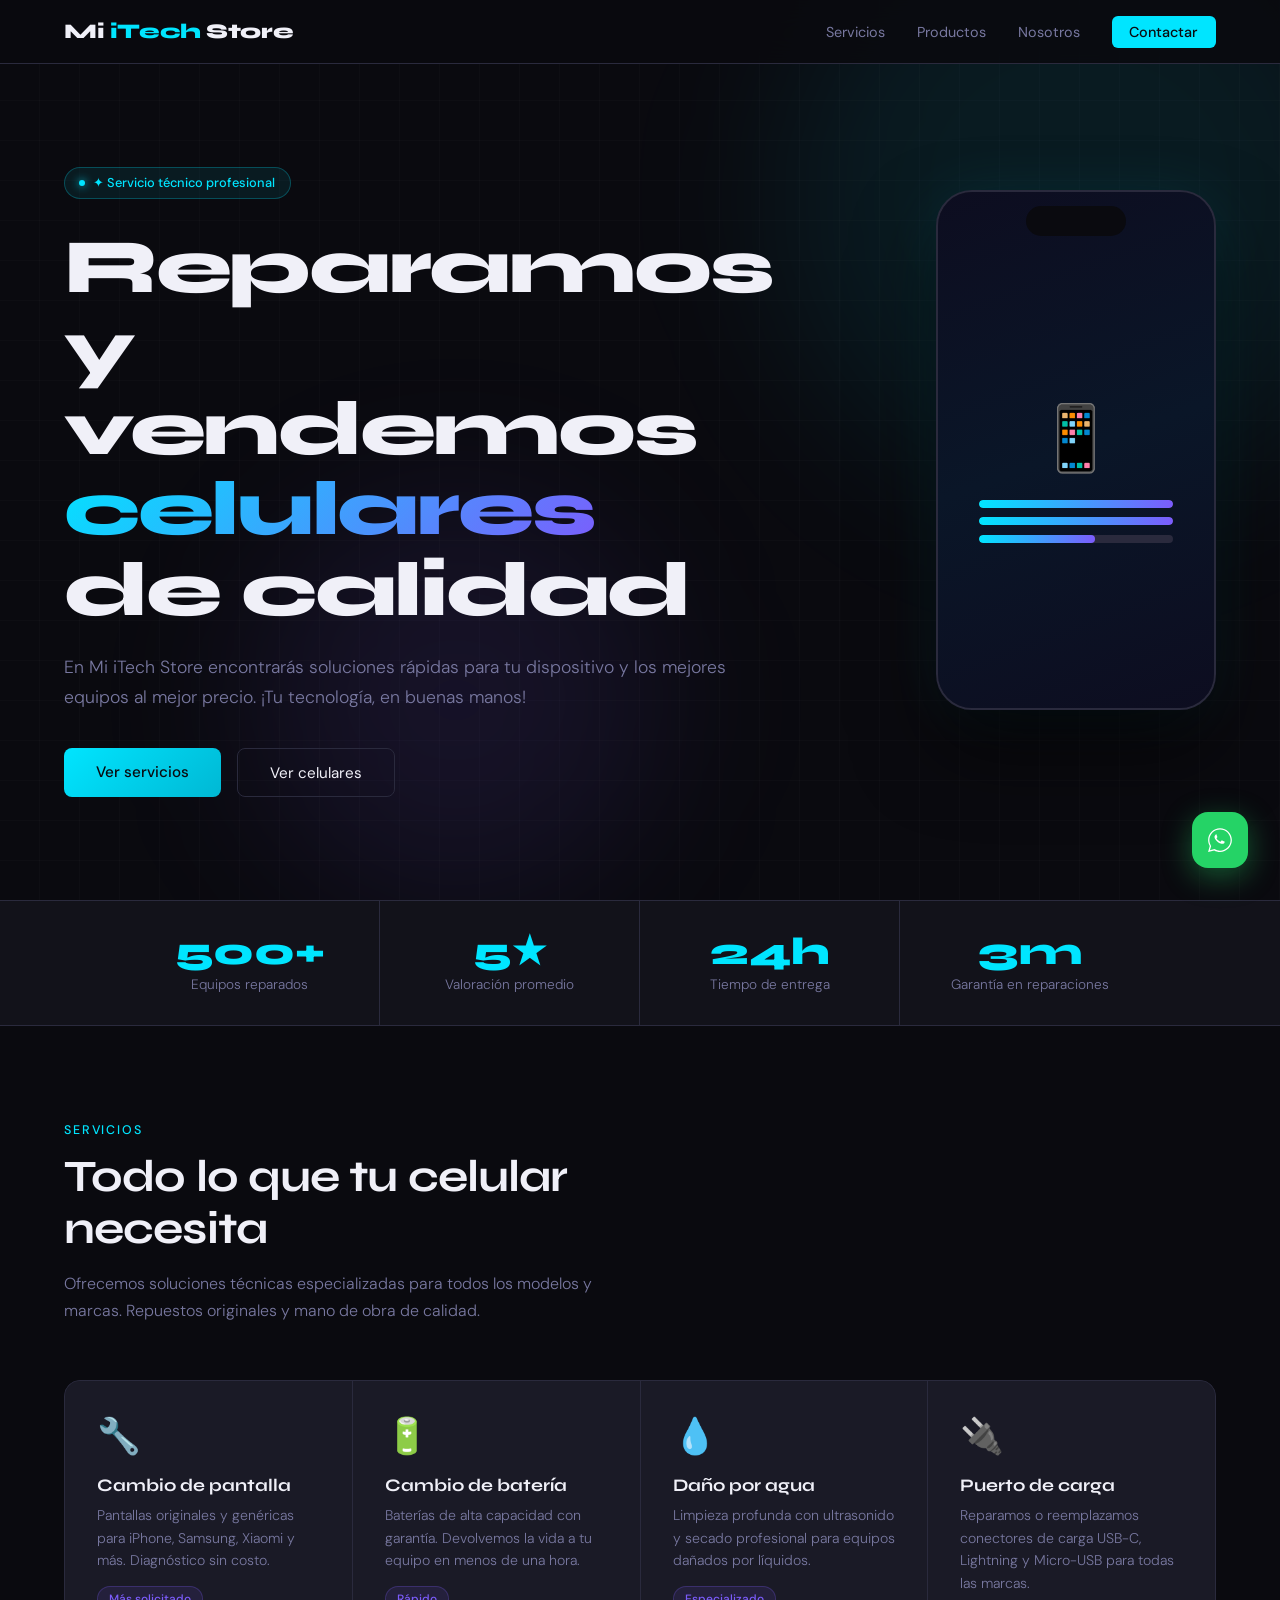
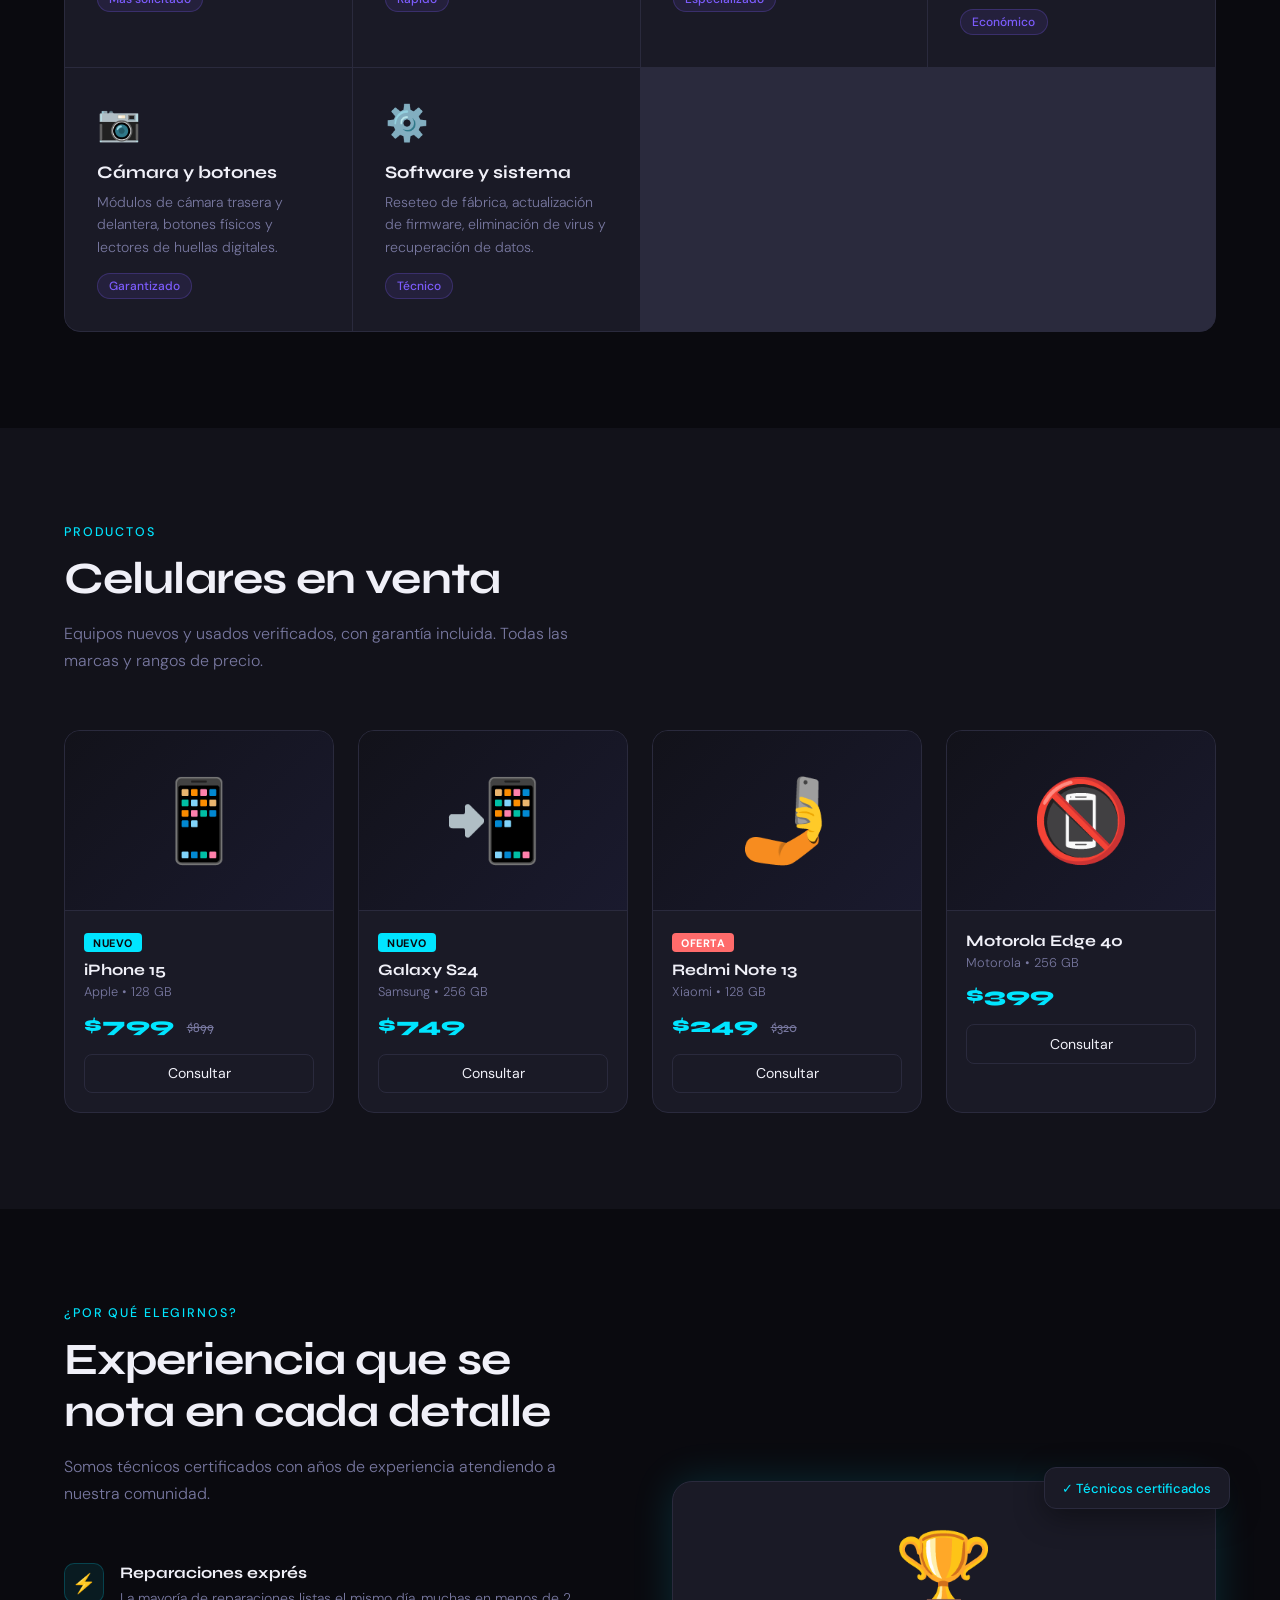
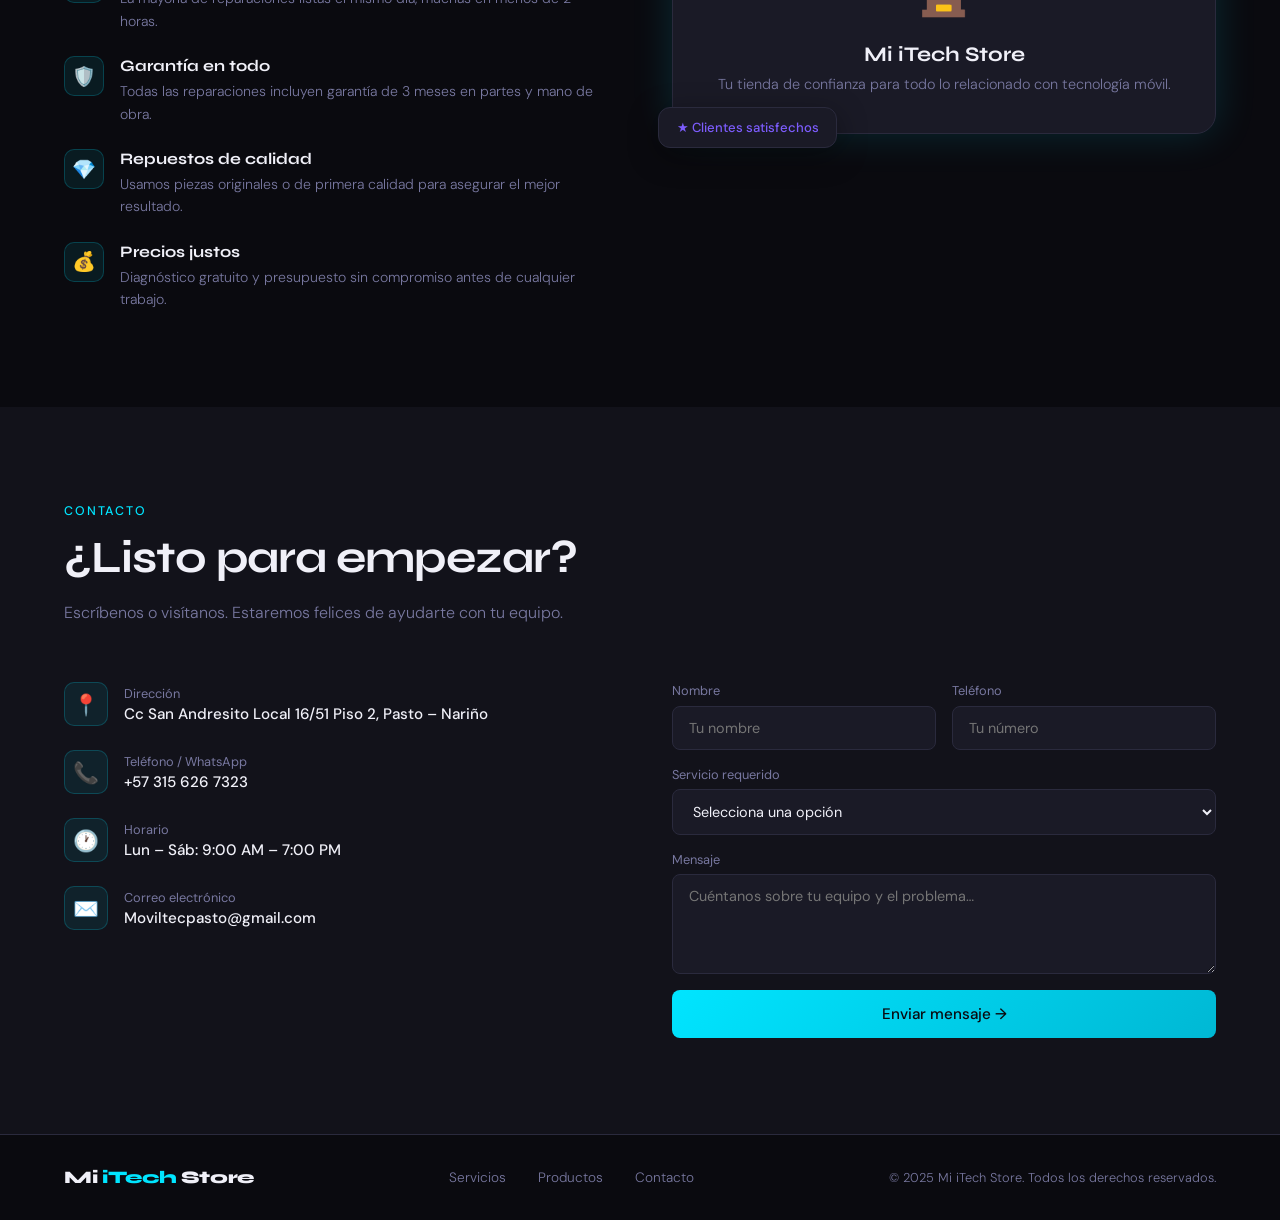
<file: index.html>
<!DOCTYPE html>
<html lang="es">
<head>
  <meta charset="UTF-8" />
  <meta name="viewport" content="width=device-width, initial-scale=1.0" />
  <title>Mi iTech Store – Reparación y Venta de Celulares</title>
  <link href="https://fonts.googleapis.com/css2?family=Syne:wght@400;600;700;800&family=DM+Sans:ital,wght@0,300;0,400;0,500;1,300&display=swap" rel="stylesheet" />
  <link rel="stylesheet" href="styles.css" />
</head>
<body>

  <!-- NAV -->
  <nav>
    <a href="#" class="logo">Mi <span>iTech</span> Store</a>
    <ul>
      <li><a href="#servicios">Servicios</a></li>
      <li><a href="#productos">Productos</a></li>
      <li><a href="#nosotros">Nosotros</a></li>
      <li><a href="#contacto" class="nav-cta">Contactar</a></li>
    </ul>
  </nav>

  <!-- HERO -->
  <section class="hero">
    <div class="hero-orb orb1"></div>
    <div class="hero-orb orb2"></div>

    <div class="hero-content">
      <div class="hero-badge">✦ Servicio técnico profesional</div>
      <h1>Reparamos y<br>vendemos <em>celulares</em><br>de calidad</h1>
      <p>En Mi iTech Store encontrarás soluciones rápidas para tu dispositivo y los mejores equipos al mejor precio. ¡Tu tecnología, en buenas manos!</p>
      <div class="hero-btns">
        <a href="#servicios" class="btn-primary">Ver servicios</a>
        <a href="#productos" class="btn-outline">Ver celulares</a>
      </div>
    </div>

    <div class="hero-image">
      <div class="phone-mockup">
        <div class="phone-screen">
          <div class="phone-icon">📱</div>
          <div class="phone-bars">
            <div class="bar"><div class="bar-fill"></div></div>
            <div class="bar"><div class="bar-fill"></div></div>
            <div class="bar"><div class="bar-fill" style="width:60%"></div></div>
          </div>
        </div>
      </div>
    </div>
  </section>

  <!-- STATS -->
  <div class="stats">
    <div class="stat reveal">
      <div class="stat-number">500+</div>
      <div class="stat-label">Equipos reparados</div>
    </div>
    <div class="stat reveal">
      <div class="stat-number">5★</div>
      <div class="stat-label">Valoración promedio</div>
    </div>
    <div class="stat reveal">
      <div class="stat-number">24h</div>
      <div class="stat-label">Tiempo de entrega</div>
    </div>
    <div class="stat reveal">
      <div class="stat-number">3m</div>
      <div class="stat-label">Garantía en reparaciones</div>
    </div>
  </div>

  <!-- SERVICIOS -->
  <section id="servicios">
    <div class="section-label">Servicios</div>
    <h2 class="section-title">Todo lo que tu celular<br>necesita</h2>
    <p class="section-sub">Ofrecemos soluciones técnicas especializadas para todos los modelos y marcas. Repuestos originales y mano de obra de calidad.</p>

    <div class="services-grid reveal">
      <div class="service-card">
        <div class="service-icon">🔧</div>
        <h3>Cambio de pantalla</h3>
        <p>Pantallas originales y genéricas para iPhone, Samsung, Xiaomi y más. Diagnóstico sin costo.</p>
        <span class="service-tag">Más solicitado</span>
      </div>
      <div class="service-card">
        <div class="service-icon">🔋</div>
        <h3>Cambio de batería</h3>
        <p>Baterías de alta capacidad con garantía. Devolvemos la vida a tu equipo en menos de una hora.</p>
        <span class="service-tag">Rápido</span>
      </div>
      <div class="service-card">
        <div class="service-icon">💧</div>
        <h3>Daño por agua</h3>
        <p>Limpieza profunda con ultrasonido y secado profesional para equipos dañados por líquidos.</p>
        <span class="service-tag">Especializado</span>
      </div>
      <div class="service-card">
        <div class="service-icon">🔌</div>
        <h3>Puerto de carga</h3>
        <p>Reparamos o reemplazamos conectores de carga USB-C, Lightning y Micro-USB para todas las marcas.</p>
        <span class="service-tag">Económico</span>
      </div>
      <div class="service-card">
        <div class="service-icon">📷</div>
        <h3>Cámara y botones</h3>
        <p>Módulos de cámara trasera y delantera, botones físicos y lectores de huellas digitales.</p>
        <span class="service-tag">Garantizado</span>
      </div>
      <div class="service-card">
        <div class="service-icon">⚙️</div>
        <h3>Software y sistema</h3>
        <p>Reseteo de fábrica, actualización de firmware, eliminación de virus y recuperación de datos.</p>
        <span class="service-tag">Técnico</span>
      </div>
    </div>
  </section>

  <!-- PRODUCTOS -->
  <section id="productos">
    <div class="section-label">Productos</div>
    <h2 class="section-title">Celulares en venta</h2>
    <p class="section-sub">Equipos nuevos y usados verificados, con garantía incluida. Todas las marcas y rangos de precio.</p>

    <div class="products-grid">
      <div class="product-card reveal">
        <div class="product-img">📱</div>
        <div class="product-info">
          <span class="badge-new">NUEVO</span>
          <h3>iPhone 15</h3>
          <div class="product-brand">Apple • 128 GB</div>
          <div class="product-price">$799 <span class="old">$899</span></div>
          <button class="product-btn">Consultar</button>
        </div>
      </div>
      <div class="product-card reveal">
        <div class="product-img">📲</div>
        <div class="product-info">
          <span class="badge-new">NUEVO</span>
          <h3>Galaxy S24</h3>
          <div class="product-brand">Samsung • 256 GB</div>
          <div class="product-price">$749</div>
          <button class="product-btn">Consultar</button>
        </div>
      </div>
      <div class="product-card reveal">
        <div class="product-img">🤳</div>
        <div class="product-info">
          <span class="badge-new badge-sale">OFERTA</span>
          <h3>Redmi Note 13</h3>
          <div class="product-brand">Xiaomi • 128 GB</div>
          <div class="product-price">$249 <span class="old">$320</span></div>
          <button class="product-btn">Consultar</button>
        </div>
      </div>
      <div class="product-card reveal">
        <div class="product-img">📵</div>
        <div class="product-info">
          <h3>Motorola Edge 40</h3>
          <div class="product-brand">Motorola • 256 GB</div>
          <div class="product-price">$399</div>
          <button class="product-btn">Consultar</button>
        </div>
      </div>
    </div>
  </section>

  <!-- POR QUÉ NOSOTROS -->
  <section id="nosotros">
    <div class="why-grid">
      <div>
        <div class="section-label">¿Por qué elegirnos?</div>
        <h2 class="section-title">Experiencia que se<br>nota en cada detalle</h2>
        <p class="section-sub">Somos técnicos certificados con años de experiencia atendiendo a nuestra comunidad.</p>

        <div class="why-list">
          <div class="why-item reveal">
            <div class="why-dot">⚡</div>
            <div class="why-text">
              <h4>Reparaciones exprés</h4>
              <p>La mayoría de reparaciones listas el mismo día, muchas en menos de 2 horas.</p>
            </div>
          </div>
          <div class="why-item reveal">
            <div class="why-dot">🛡️</div>
            <div class="why-text">
              <h4>Garantía en todo</h4>
              <p>Todas las reparaciones incluyen garantía de 3 meses en partes y mano de obra.</p>
            </div>
          </div>
          <div class="why-item reveal">
            <div class="why-dot">💎</div>
            <div class="why-text">
              <h4>Repuestos de calidad</h4>
              <p>Usamos piezas originales o de primera calidad para asegurar el mejor resultado.</p>
            </div>
          </div>
          <div class="why-item reveal">
            <div class="why-dot">💰</div>
            <div class="why-text">
              <h4>Precios justos</h4>
              <p>Diagnóstico gratuito y presupuesto sin compromiso antes de cualquier trabajo.</p>
            </div>
          </div>
        </div>
      </div>

      <div class="why-visual">
        <div class="why-card-main reveal">
          <div class="big-icon">🏆</div>
          <h3>Mi iTech Store</h3>
          <p>Tu tienda de confianza para todo lo relacionado con tecnología móvil.</p>
        </div>
        <div class="floating-badge fb1">✓ Técnicos certificados</div>
        <div class="floating-badge fb2">★ Clientes satisfechos</div>
      </div>
    </div>
  </section>

  <!-- CONTACTO -->
  <section id="contacto">
    <div class="section-label">Contacto</div>
    <h2 class="section-title">¿Listo para empezar?</h2>
    <p class="section-sub">Escríbenos o visítanos. Estaremos felices de ayudarte con tu equipo.</p>

    <div class="contact-grid">
      <div class="contact-info reveal">
        <div class="contact-item">
          <div class="contact-icon">📍</div>
          <div>
            <h4>Dirección</h4>
            <p>Cc San Andresito Local 16/51 Piso 2, Pasto – Nariño</p>
          </div>
        </div>
        <div class="contact-item">
          <div class="contact-icon">📞</div>
          <div>
            <h4>Teléfono / WhatsApp</h4>
            <p>+57 315 626 7323</p>
          </div>
        </div>
        <div class="contact-item">
          <div class="contact-icon">🕐</div>
          <div>
            <h4>Horario</h4>
            <p>Lun – Sáb: 9:00 AM – 7:00 PM</p>
          </div>
        </div>
        <div class="contact-item">
          <div class="contact-icon">✉️</div>
          <div>
            <h4>Correo electrónico</h4>
            <p>Moviltecpasto@gmail.com</p>
          </div>
        </div>
      </div>

      <div class="contact-form reveal">
        <div class="form-row">
          <div class="field">
            <label>Nombre</label>
            <input type="text" placeholder="Tu nombre" />
          </div>
          <div class="field">
            <label>Teléfono</label>
            <input type="tel" placeholder="Tu número" />
          </div>
        </div>
        <div class="field">
          <label>Servicio requerido</label>
          <select>
            <option value="">Selecciona una opción</option>
            <option>Cambio de pantalla</option>
            <option>Cambio de batería</option>
            <option>Daño por agua</option>
            <option>Puerto de carga</option>
            <option>Cámara o botones</option>
            <option>Software / Sistema</option>
            <option>Compra de equipo</option>
            <option>Otro</option>
          </select>
        </div>
        <div class="field">
          <label>Mensaje</label>
          <textarea placeholder="Cuéntanos sobre tu equipo y el problema…"></textarea>
        </div>
        <button class="btn-primary">Enviar mensaje →</button>
      </div>
    </div>
  </section>

  <!-- FOOTER -->
  <footer>
    <a href="#" class="logo">Mi <span>iTech</span> Store</a>
    <div class="footer-links">
      <a href="#servicios">Servicios</a>
      <a href="#productos">Productos</a>
      <a href="#contacto">Contacto</a>
    </div>
    <p class="footer-copy">© 2025 Mi iTech Store. Todos los derechos reservados.</p>
  </footer>

  <!-- WHATSAPP FLOAT -->
  <a href="https://wa.me/573156267323" target="_blank" class="whatsapp-btn" title="Escríbenos por WhatsApp">
    <svg xmlns="http://www.w3.org/2000/svg" viewBox="0 0 48 48" width="30" height="30">
      <path fill="#fff" d="M4.9 43.3l2.7-9.9C5.9 30.7 5 27.4 5 24 5 13.5 13.5 5 24 5s19 8.5 19 19-8.5 19-19 19c-3.3 0-6.5-.9-9.3-2.4L4.9 43.3z"/>
      <path fill="#25d366" d="M24 7c-9.4 0-17 7.6-17 17 0 3.1.8 6 2.3 8.6l.5.8-1.9 7 7.2-1.9.8.4C18.1 40.3 21 41 24 41c9.4 0 17-7.6 17-17S33.4 7 24 7z"/>
      <path fill="#fff" d="M19.3 16c-.3-.7-.6-.7-.9-.7h-.8c-.3 0-.7.1-1 .5-.4.4-1.4 1.3-1.4 3.2s1.4 3.7 1.6 4c.2.2 2.8 4.4 6.9 6 3.4 1.3 4.1 1.1 4.8 1 .7-.1 2.3-.9 2.6-1.8.3-.9.3-1.7.2-1.8-.1-.1-.4-.2-.8-.4s-2.5-1.2-2.9-1.4c-.4-.1-.7-.2-1 .2-.3.4-1.1 1.4-1.4 1.7-.3.3-.5.3-.9.1-.4-.2-1.8-.7-3.4-2.1-1.3-1.1-2.1-2.5-2.4-2.9-.2-.4 0-.6.2-.8.2-.2.4-.5.6-.7.2-.2.3-.4.4-.7.1-.3 0-.6-.1-.8-.1-.3-.9-2.2-1.3-3z"/>
    </svg>
  </a>

  <script src="main.js"></script>
</body>
</html>
</file>
<file: styles.css>
:root {
  --bg: #0a0a0f;
  --surface: #12121a;
  --card: #1a1a26;
  --border: #2a2a3d;
  --accent: #00e5ff;
  --accent2: #7c5cfc;
  --accent3: #ff6b6b;
  --text: #f0f0f8;
  --muted: #7878a0;
  --glow: 0 0 40px rgba(0,229,255,0.15);
}

*, *::before, *::after { box-sizing: border-box; margin: 0; padding: 0; }

html { scroll-behavior: smooth; }

body {
  background: var(--bg);
  color: var(--text);
  font-family: 'DM Sans', sans-serif;
  font-weight: 300;
  overflow-x: hidden;
}

/* ── GRID NOISE OVERLAY ── */
body::before {
  content: '';
  position: fixed;
  inset: 0;
  background-image:
    repeating-linear-gradient(0deg, transparent, transparent 39px, rgba(255,255,255,.02) 39px, rgba(255,255,255,.02) 40px),
    repeating-linear-gradient(90deg, transparent, transparent 39px, rgba(255,255,255,.02) 39px, rgba(255,255,255,.02) 40px);
  pointer-events: none;
  z-index: 0;
}

/* ── NAV ── */
nav {
  position: fixed;
  top: 0; left: 0; right: 0;
  z-index: 100;
  display: flex;
  align-items: center;
  justify-content: space-between;
  padding: 0 5%;
  height: 64px;
  background: rgba(10,10,15,.85);
  backdrop-filter: blur(16px);
  border-bottom: 1px solid var(--border);
}

.logo {
  font-family: 'Syne', sans-serif;
  font-weight: 800;
  font-size: 1.3rem;
  letter-spacing: -0.02em;
  color: var(--text);
  text-decoration: none;
}
.logo span { color: var(--accent); }

nav ul {
  display: flex;
  gap: 2rem;
  list-style: none;
}
nav ul a {
  color: var(--muted);
  text-decoration: none;
  font-size: .9rem;
  font-weight: 400;
  transition: color .2s;
}
nav ul a:hover { color: var(--accent); }

.nav-cta {
  background: var(--accent);
  color: var(--bg) !important;
  padding: .45rem 1.1rem;
  border-radius: 6px;
  font-weight: 500 !important;
  transition: opacity .2s !important;
}
.nav-cta:hover { opacity: .85; }

/* ── HERO ── */
.hero {
  position: relative;
  min-height: 100vh;
  display: flex;
  align-items: center;
  padding: 0 5%;
  padding-top: 64px;
  overflow: hidden;
}

.hero-orb {
  position: absolute;
  border-radius: 50%;
  filter: blur(80px);
  pointer-events: none;
}
.orb1 {
  width: 600px; height: 600px;
  background: rgba(0,229,255,.08);
  top: -100px; right: -100px;
  animation: float 8s ease-in-out infinite;
}
.orb2 {
  width: 400px; height: 400px;
  background: rgba(124,92,252,.1);
  bottom: 0; left: 20%;
  animation: float 10s ease-in-out infinite reverse;
}

@keyframes float {
  0%,100% { transform: translateY(0); }
  50% { transform: translateY(-30px); }
}

.hero-content {
  position: relative;
  z-index: 1;
  max-width: 680px;
}

.hero-badge {
  display: inline-flex;
  align-items: center;
  gap: .5rem;
  background: rgba(0,229,255,.08);
  border: 1px solid rgba(0,229,255,.25);
  color: var(--accent);
  font-size: .8rem;
  font-weight: 500;
  padding: .4rem .9rem;
  border-radius: 20px;
  margin-bottom: 1.8rem;
  animation: fadeUp .6s ease both;
}
.hero-badge::before {
  content: '';
  width: 6px; height: 6px;
  background: var(--accent);
  border-radius: 50%;
  box-shadow: 0 0 8px var(--accent);
}

.hero h1 {
  font-family: 'Syne', sans-serif;
  font-size: clamp(2.8rem, 6vw, 5rem);
  font-weight: 800;
  line-height: 1.05;
  letter-spacing: -0.03em;
  margin-bottom: 1.4rem;
  animation: fadeUp .6s ease .1s both;
}
.hero h1 em {
  font-style: normal;
  background: linear-gradient(135deg, var(--accent), var(--accent2));
  -webkit-background-clip: text;
  -webkit-text-fill-color: transparent;
  background-clip: text;
}

.hero p {
  font-size: 1.1rem;
  color: var(--muted);
  line-height: 1.7;
  margin-bottom: 2.2rem;
  animation: fadeUp .6s ease .2s both;
}

.hero-btns {
  display: flex;
  gap: 1rem;
  flex-wrap: wrap;
  animation: fadeUp .6s ease .3s both;
}

.btn-primary {
  background: linear-gradient(135deg, var(--accent), #00b8d4);
  color: var(--bg);
  border: none;
  padding: .85rem 2rem;
  border-radius: 8px;
  font-family: 'DM Sans', sans-serif;
  font-size: .95rem;
  font-weight: 500;
  cursor: pointer;
  transition: transform .2s, box-shadow .2s;
  text-decoration: none;
  display: inline-block;
}
.btn-primary:hover { transform: translateY(-2px); box-shadow: 0 8px 30px rgba(0,229,255,.3); }

.btn-outline {
  background: transparent;
  color: var(--text);
  border: 1px solid var(--border);
  padding: .85rem 2rem;
  border-radius: 8px;
  font-family: 'DM Sans', sans-serif;
  font-size: .95rem;
  font-weight: 400;
  cursor: pointer;
  transition: border-color .2s, color .2s;
  text-decoration: none;
  display: inline-block;
}
.btn-outline:hover { border-color: var(--accent); color: var(--accent); }

.hero-image {
  position: absolute;
  right: 5%;
  top: 50%;
  transform: translateY(-50%);
  z-index: 1;
  animation: fadeLeft .8s ease .2s both;
}

.phone-mockup {
  width: 280px;
  height: 520px;
  background: var(--card);
  border-radius: 36px;
  border: 2px solid var(--border);
  position: relative;
  box-shadow: 0 40px 80px rgba(0,0,0,.6), 0 0 60px rgba(0,229,255,.1);
  overflow: hidden;
}
.phone-mockup::before {
  content: '';
  position: absolute;
  top: 14px; left: 50%;
  transform: translateX(-50%);
  width: 100px; height: 30px;
  background: var(--bg);
  border-radius: 20px;
  z-index: 2;
}
.phone-screen {
  position: absolute;
  inset: 0;
  background: linear-gradient(160deg, #0d0d20 0%, #0a1628 50%, #0d0d20 100%);
  display: flex;
  flex-direction: column;
  align-items: center;
  justify-content: center;
  gap: 1.2rem;
  padding-top: 40px;
}
.phone-icon {
  font-size: 4rem;
  animation: pulse 2s ease-in-out infinite;
}
@keyframes pulse {
  0%,100% { transform: scale(1); }
  50% { transform: scale(1.05); }
}
.phone-bars {
  width: 70%;
  display: flex;
  flex-direction: column;
  gap: .6rem;
}
.bar {
  height: 8px;
  background: var(--border);
  border-radius: 4px;
  overflow: hidden;
}
.bar-fill {
  height: 100%;
  border-radius: 4px;
  background: linear-gradient(90deg, var(--accent), var(--accent2));
  animation: loadBar 2s ease-in-out infinite;
}
@keyframes loadBar {
  0% { width: 0; }
  50% { width: 100%; }
  100% { width: 0; }
}
.bar:nth-child(2) .bar-fill { animation-delay: .3s; }
.bar:nth-child(3) .bar-fill { animation-delay: .6s; width: 60%; }

/* ── STATS ── */
.stats {
  position: relative;
  z-index: 1;
  display: flex;
  justify-content: center;
  gap: 0;
  background: var(--surface);
  border-top: 1px solid var(--border);
  border-bottom: 1px solid var(--border);
}

.stat {
  flex: 1;
  max-width: 260px;
  padding: 2rem 1.5rem;
  text-align: center;
  border-right: 1px solid var(--border);
}
.stat:last-child { border-right: none; }

.stat-number {
  font-family: 'Syne', sans-serif;
  font-size: 2.4rem;
  font-weight: 800;
  color: var(--accent);
  line-height: 1;
  margin-bottom: .3rem;
}
.stat-label {
  font-size: .85rem;
  color: var(--muted);
}

/* ── SECTIONS ── */
section {
  position: relative;
  z-index: 1;
  padding: 6rem 5%;
}

.section-label {
  font-size: .78rem;
  font-weight: 500;
  letter-spacing: .15em;
  text-transform: uppercase;
  color: var(--accent);
  margin-bottom: .8rem;
}

.section-title {
  font-family: 'Syne', sans-serif;
  font-size: clamp(1.8rem, 3.5vw, 2.8rem);
  font-weight: 700;
  letter-spacing: -0.02em;
  line-height: 1.15;
  margin-bottom: 1rem;
}

.section-sub {
  color: var(--muted);
  font-size: 1rem;
  line-height: 1.7;
  max-width: 540px;
  margin-bottom: 3.5rem;
}

/* ── SERVICES ── */
.services-grid {
  display: grid;
  grid-template-columns: repeat(auto-fit, minmax(240px, 1fr));
  gap: 1px;
  background: var(--border);
  border: 1px solid var(--border);
  border-radius: 16px;
  overflow: hidden;
}

.service-card {
  background: var(--card);
  padding: 2rem;
  transition: background .2s;
  cursor: default;
}
.service-card:hover { background: #1e1e2e; }

.service-icon {
  font-size: 2.2rem;
  margin-bottom: 1rem;
}

.service-card h3 {
  font-family: 'Syne', sans-serif;
  font-size: 1.1rem;
  font-weight: 700;
  margin-bottom: .5rem;
}

.service-card p {
  font-size: .88rem;
  color: var(--muted);
  line-height: 1.6;
}

.service-tag {
  display: inline-block;
  margin-top: .9rem;
  font-size: .75rem;
  font-weight: 500;
  color: var(--accent2);
  background: rgba(124,92,252,.1);
  border: 1px solid rgba(124,92,252,.25);
  padding: .25rem .7rem;
  border-radius: 20px;
}

/* ── PRODUCTS ── */
#productos { background: var(--surface); }

.products-grid {
  display: grid;
  grid-template-columns: repeat(auto-fit, minmax(220px, 1fr));
  gap: 1.5rem;
}

.product-card {
  background: var(--card);
  border: 1px solid var(--border);
  border-radius: 16px;
  overflow: hidden;
  transition: transform .25s, box-shadow .25s;
}
.product-card:hover {
  transform: translateY(-6px);
  box-shadow: 0 20px 50px rgba(0,0,0,.4), 0 0 30px rgba(0,229,255,.07);
}

.product-img {
  height: 180px;
  display: flex;
  align-items: center;
  justify-content: center;
  font-size: 5rem;
  background: linear-gradient(135deg, #12121a, #1a1a2e);
  border-bottom: 1px solid var(--border);
}

.product-info { padding: 1.2rem; }

.product-info h3 {
  font-family: 'Syne', sans-serif;
  font-size: 1rem;
  font-weight: 700;
  margin-bottom: .25rem;
}

.product-brand {
  font-size: .8rem;
  color: var(--muted);
  margin-bottom: .8rem;
}

.product-price {
  font-family: 'Syne', sans-serif;
  font-size: 1.3rem;
  font-weight: 800;
  color: var(--accent);
}

.product-price .old {
  font-size: .85rem;
  color: var(--muted);
  text-decoration: line-through;
  margin-left: .4rem;
  font-weight: 400;
}

.product-btn {
  width: 100%;
  margin-top: 1rem;
  background: transparent;
  border: 1px solid var(--border);
  color: var(--text);
  padding: .6rem;
  border-radius: 8px;
  font-family: 'DM Sans', sans-serif;
  font-size: .88rem;
  cursor: pointer;
  transition: border-color .2s, color .2s, background .2s;
}
.product-btn:hover {
  border-color: var(--accent);
  color: var(--accent);
  background: rgba(0,229,255,.05);
}

.badge-new {
  display: inline-block;
  background: var(--accent);
  color: var(--bg);
  font-size: .68rem;
  font-weight: 700;
  padding: .15rem .55rem;
  border-radius: 4px;
  margin-bottom: .5rem;
  letter-spacing: .05em;
}
.badge-sale {
  background: var(--accent3);
  color: #fff;
}

/* ── WHY US ── */
.why-grid {
  display: grid;
  grid-template-columns: 1fr 1fr;
  gap: 4rem;
  align-items: center;
}

.why-list {
  display: flex;
  flex-direction: column;
  gap: 1.5rem;
}

.why-item {
  display: flex;
  gap: 1rem;
  align-items: flex-start;
}

.why-dot {
  flex-shrink: 0;
  width: 40px; height: 40px;
  border-radius: 10px;
  background: rgba(0,229,255,.08);
  border: 1px solid rgba(0,229,255,.2);
  display: flex;
  align-items: center;
  justify-content: center;
  font-size: 1.2rem;
}

.why-text h4 {
  font-family: 'Syne', sans-serif;
  font-weight: 700;
  font-size: 1rem;
  margin-bottom: .3rem;
}
.why-text p {
  font-size: .88rem;
  color: var(--muted);
  line-height: 1.6;
}

.why-visual {
  position: relative;
}

.why-card-main {
  background: var(--card);
  border: 1px solid var(--border);
  border-radius: 20px;
  padding: 2.5rem;
  text-align: center;
  box-shadow: var(--glow);
}
.why-card-main .big-icon { font-size: 5rem; margin-bottom: 1rem; }
.why-card-main h3 {
  font-family: 'Syne', sans-serif;
  font-size: 1.3rem;
  font-weight: 700;
  margin-bottom: .5rem;
}
.why-card-main p { color: var(--muted); font-size: .9rem; }

.floating-badge {
  position: absolute;
  background: var(--card);
  border: 1px solid var(--border);
  border-radius: 12px;
  padding: .7rem 1.1rem;
  font-size: .82rem;
  font-weight: 500;
  white-space: nowrap;
  box-shadow: 0 8px 30px rgba(0,0,0,.4);
}
.fb1 { top: -14px; right: -14px; color: var(--accent); }
.fb2 { bottom: -14px; left: -14px; color: var(--accent2); }

/* ── CONTACT ── */
#contacto { background: var(--surface); }

.contact-grid {
  display: grid;
  grid-template-columns: 1fr 1fr;
  gap: 4rem;
}

.contact-info { display: flex; flex-direction: column; gap: 1.5rem; }

.contact-item {
  display: flex;
  gap: 1rem;
  align-items: center;
}
.contact-icon {
  width: 44px; height: 44px;
  border-radius: 10px;
  background: rgba(0,229,255,.08);
  border: 1px solid rgba(0,229,255,.2);
  display: flex;
  align-items: center;
  justify-content: center;
  font-size: 1.3rem;
  flex-shrink: 0;
}
.contact-item h4 {
  font-size: .8rem;
  color: var(--muted);
  margin-bottom: .15rem;
  font-weight: 400;
}
.contact-item p {
  font-size: .95rem;
  font-weight: 500;
}

.contact-form {
  display: flex;
  flex-direction: column;
  gap: 1rem;
}

.form-row { display: flex; gap: 1rem; }

.field {
  display: flex;
  flex-direction: column;
  gap: .4rem;
  flex: 1;
}

.field label {
  font-size: .8rem;
  color: var(--muted);
  font-weight: 400;
}

.field input,
.field textarea,
.field select {
  background: var(--card);
  border: 1px solid var(--border);
  border-radius: 8px;
  color: var(--text);
  font-family: 'DM Sans', sans-serif;
  font-size: .9rem;
  padding: .75rem 1rem;
  transition: border-color .2s;
  outline: none;
}
.field input:focus,
.field textarea:focus,
.field select:focus {
  border-color: var(--accent);
}
.field textarea { resize: vertical; min-height: 100px; }

/* ── FOOTER ── */
footer {
  position: relative;
  z-index: 1;
  background: var(--bg);
  border-top: 1px solid var(--border);
  padding: 2rem 5%;
  display: flex;
  align-items: center;
  justify-content: space-between;
  flex-wrap: wrap;
  gap: 1rem;
}

footer .logo { font-size: 1.1rem; }

.footer-links {
  display: flex;
  gap: 2rem;
}
.footer-links a {
  color: var(--muted);
  font-size: .85rem;
  text-decoration: none;
  transition: color .2s;
}
.footer-links a:hover { color: var(--accent); }

.footer-copy { font-size: .8rem; color: var(--muted); }

/* ── WHATSAPP ── */
.whatsapp-btn {
  position: fixed;
  bottom: 2rem;
  right: 2rem;
  z-index: 200;
  width: 56px; height: 56px;
  border-radius: 16px;
  background: #25d366;
  display: flex;
  align-items: center;
  justify-content: center;
  text-decoration: none;
  box-shadow: 0 8px 30px rgba(37,211,102,.4);
  transition: transform .2s, box-shadow .2s;
}
.whatsapp-btn:hover {
  transform: scale(1.1);
  box-shadow: 0 12px 40px rgba(37,211,102,.5);
}

/* ── ANIMATIONS ── */
@keyframes fadeUp {
  from { opacity: 0; transform: translateY(24px); }
  to { opacity: 1; transform: translateY(0); }
}
@keyframes fadeLeft {
  from { opacity: 0; transform: translate(40px, -50%); }
  to { opacity: 1; transform: translate(0, -50%); }
}

.reveal {
  opacity: 0;
  transform: translateY(30px);
  transition: opacity .6s ease, transform .6s ease;
}
.reveal.visible {
  opacity: 1;
  transform: translateY(0);
}

/* ── RESPONSIVE ── */
@media (max-width: 900px) {
  .hero-image { display: none; }
  .why-grid, .contact-grid { grid-template-columns: 1fr; }
  .why-visual { display: none; }
  nav ul { display: none; }
}
@media (max-width: 600px) {
  .stats { flex-direction: column; }
  .stat { border-right: none; border-bottom: 1px solid var(--border); }
  .form-row { flex-direction: column; }
}
</file>
